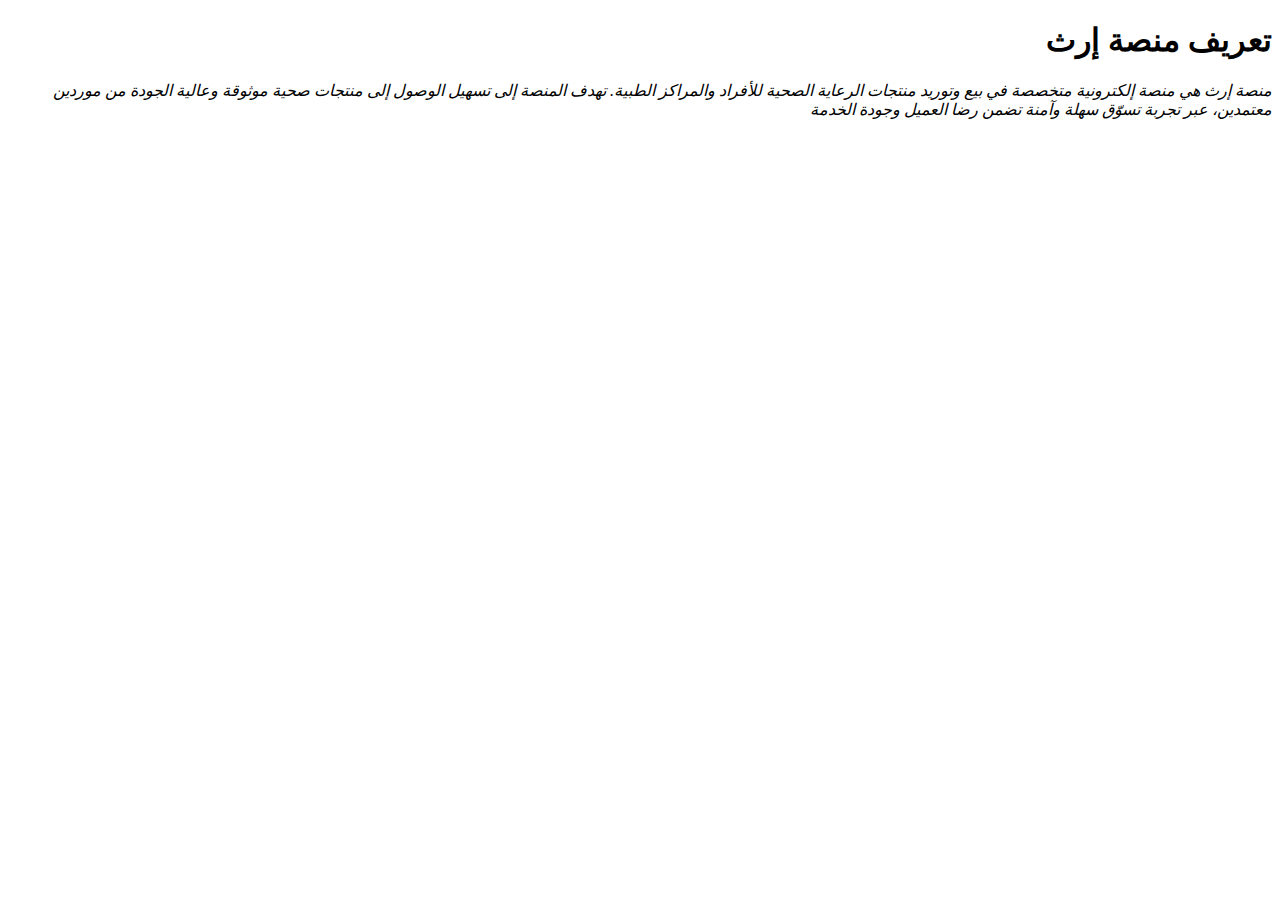
<file: index.html>
<!DOCTYPE html>
<html lang="en" dir="rtl">

<head>
    <meta charset="UTF-8">
    <meta name="viewport" content="width=device-width, initial-scale=1.0">
    <link rel="icon" href="pngegg.png">
    <title>منصة إرث</title>
</head>

<body>
    <h1>تعريف منصة إرث</h1>
    <p><i>منصة إرث هي منصة إلكترونية متخصصة في بيع وتوريد منتجات الرعاية الصحية للأفراد والمراكز الطبية. تهدف المنصة إلى تسهيل الوصول إلى منتجات صحية موثوقة وعالية الجودة من موردين معتمدين، عبر تجربة تسوّق سهلة وآمنة تضمن رضا العميل وجودة الخدمة</i></p>
    <br>



</body>

</html>
</file>
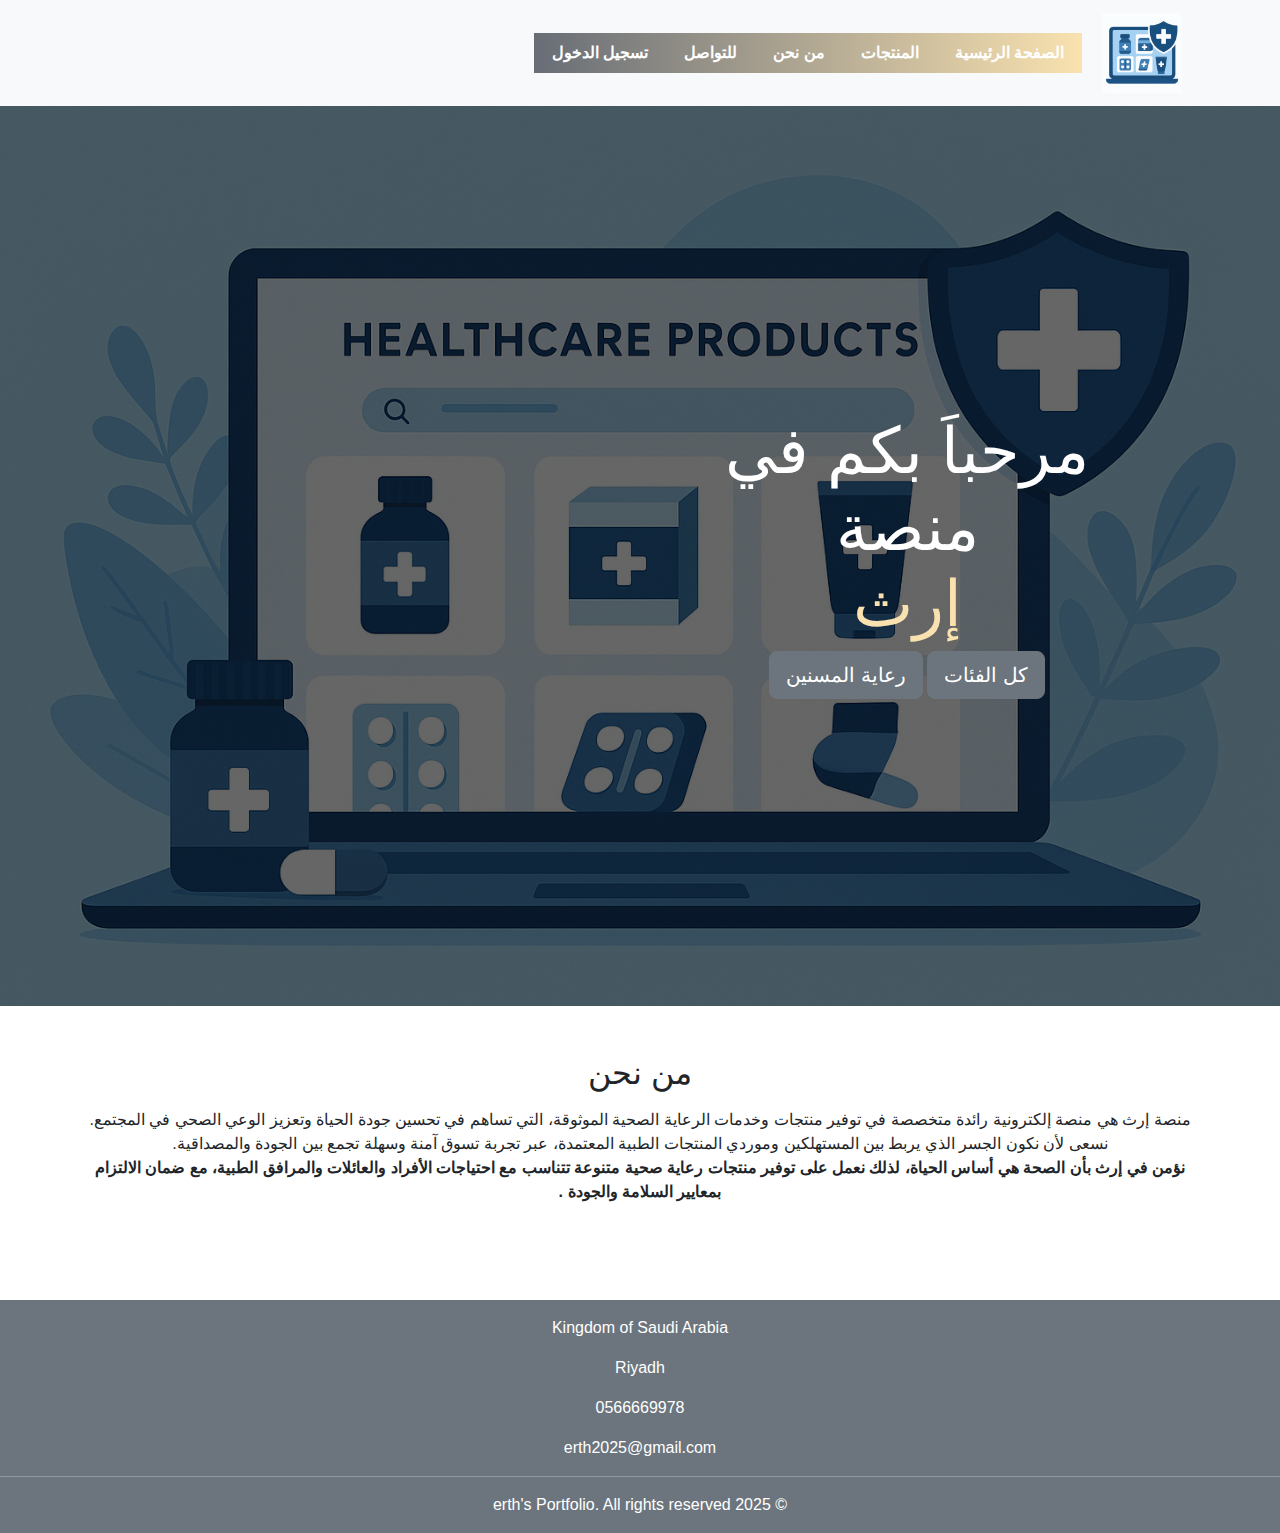
<file: erth.html>
<!DOCTYPE html>
<html lang="en" dir="rtl">

<head>
    <meta charset="UTF-8">
    <meta name="viewport" content="width=device-width, initial-scale=1.0">
    <link rel="stylesheet" href="./css/bootstrap.min.css">
    <link rel="stylesheet" href="style.css">
    <link rel="shortcut icon" href="./img/pngegg.png" type="">
    <title>منصة إرث</title>
</head>

<body>
    <section id="nav-bar">
        <nav class="navbar navbar-expand-lg bg-body-tertiary">
            <div class="container">
                <a class="navbar-brand" href="#"><img src="img/pngegg.png" alt="img"></a>
                <button class="navbar-toggler" type="button" data-bs-toggle="collapse" data-bs-target="#navbarNav"
                    aria-controls="navbarNav" aria-expanded="false" aria-label="Toggle navigation">
                    <span class="navbar-toggler-icon"></span>
                </button>
                <div class="collapse navbar-collapse" id="navbarNav">
                    <ul class="navbar-nav">
                        <li class="nav-item">
                            <a class="nav-link" href="#hero">الصفحة الرئيسية</a>
                        </li>
                        <li class="nav-item">
                            <a class="nav-link" href="#section">المنتجات</a>
                        </li>
                        <li class="nav-item">
                            <a class="nav-link" href="#about_us">من نحن</a>
                        </li>
                        <li class="nav-item">
                            <a class="nav-link" href="#contact">للتواصل</a>
                        </li>
                        <li class="nav-item">
                            <a class="nav-link" href="#">تسجيل الدخول</a>
                        </li>
                    </ul>
                </div>
            </div>
        </nav>

    </section>

    <!-----------------------------hero section------------------------------->


    <section id="hero"
        style="color: white; position: relative; background-image: url(img/img.png);background-size: cover ; background-position: center; height: 100vh;">

        <div
            style="position: absolute;top: 0;left: 0;right: 0;bottom: 0; background-color: rgb(0,0,0,0.6); z-index: 1;">
        </div>
        <div class="container p-5 text-center" style="position: relative; z-index: 2; height: 100%;">
            <div class="row h-100 align-items-center">
                <div class="col-md-6" id="section">
                    <h1 class="display-3" style="animation: fadeinleft 1s;">مرحباَ بكم في منصة <br> <span class="span">إرث</span>
                    </h1>
                    <button onclick="feachData()" type="button" class="btn btn-secondary btn-lg ">كل الفئات</button>
                    <button onclick="" type="button" class="btn btn-secondary btn-lg">رعاية المسنين</button>

                </div>

    </section>

    <!-------------------------------about section------------------------------------>


    <section id="about_us">
        <div class="container py-5">
            <h2 class="text-center mb-3">من نحن </h2>
            <p class="text-center mb-5">
            منصة إرث هي منصة إلكترونية رائدة متخصصة في توفير منتجات وخدمات الرعاية الصحية الموثوقة، التي تساهم في تحسين جودة الحياة وتعزيز الوعي الصحي في المجتمع. نسعى لأن نكون الجسر الذي يربط بين المستهلكين وموردي المنتجات الطبية المعتمدة، عبر تجربة تسوق آمنة وسهلة تجمع بين الجودة والمصداقية. <br> <b>نؤمن في إرث بأن الصحة هي أساس الحياة، لذلك نعمل على توفير منتجات رعاية صحية متنوعة تتناسب مع احتياجات الأفراد والعائلات والمرافق الطبية، مع ضمان الالتزام بمعايير السلامة والجودة
.</b>
            </p>
        </div>
    </section>



    <!---------------footer--------------->
    <section id="contact">
        <footer class="bg-secondary text-center text-white py-3">

            <p>Kingdom of Saudi Arabia</p>
            <p>Riyadh</p>
            <p>0566669978</p>
            <a href="mashfa@gmail.com" class="footer-email">erth2025@gmail.com</a>
            <hr>
            <p class="m-0">&copy; 2025 erth's Portfolio. All rights reserved</p>


        </footer>
    </section>

</body>
<script src="./js/bootstrap.min.js"></script>


</html>
</file>
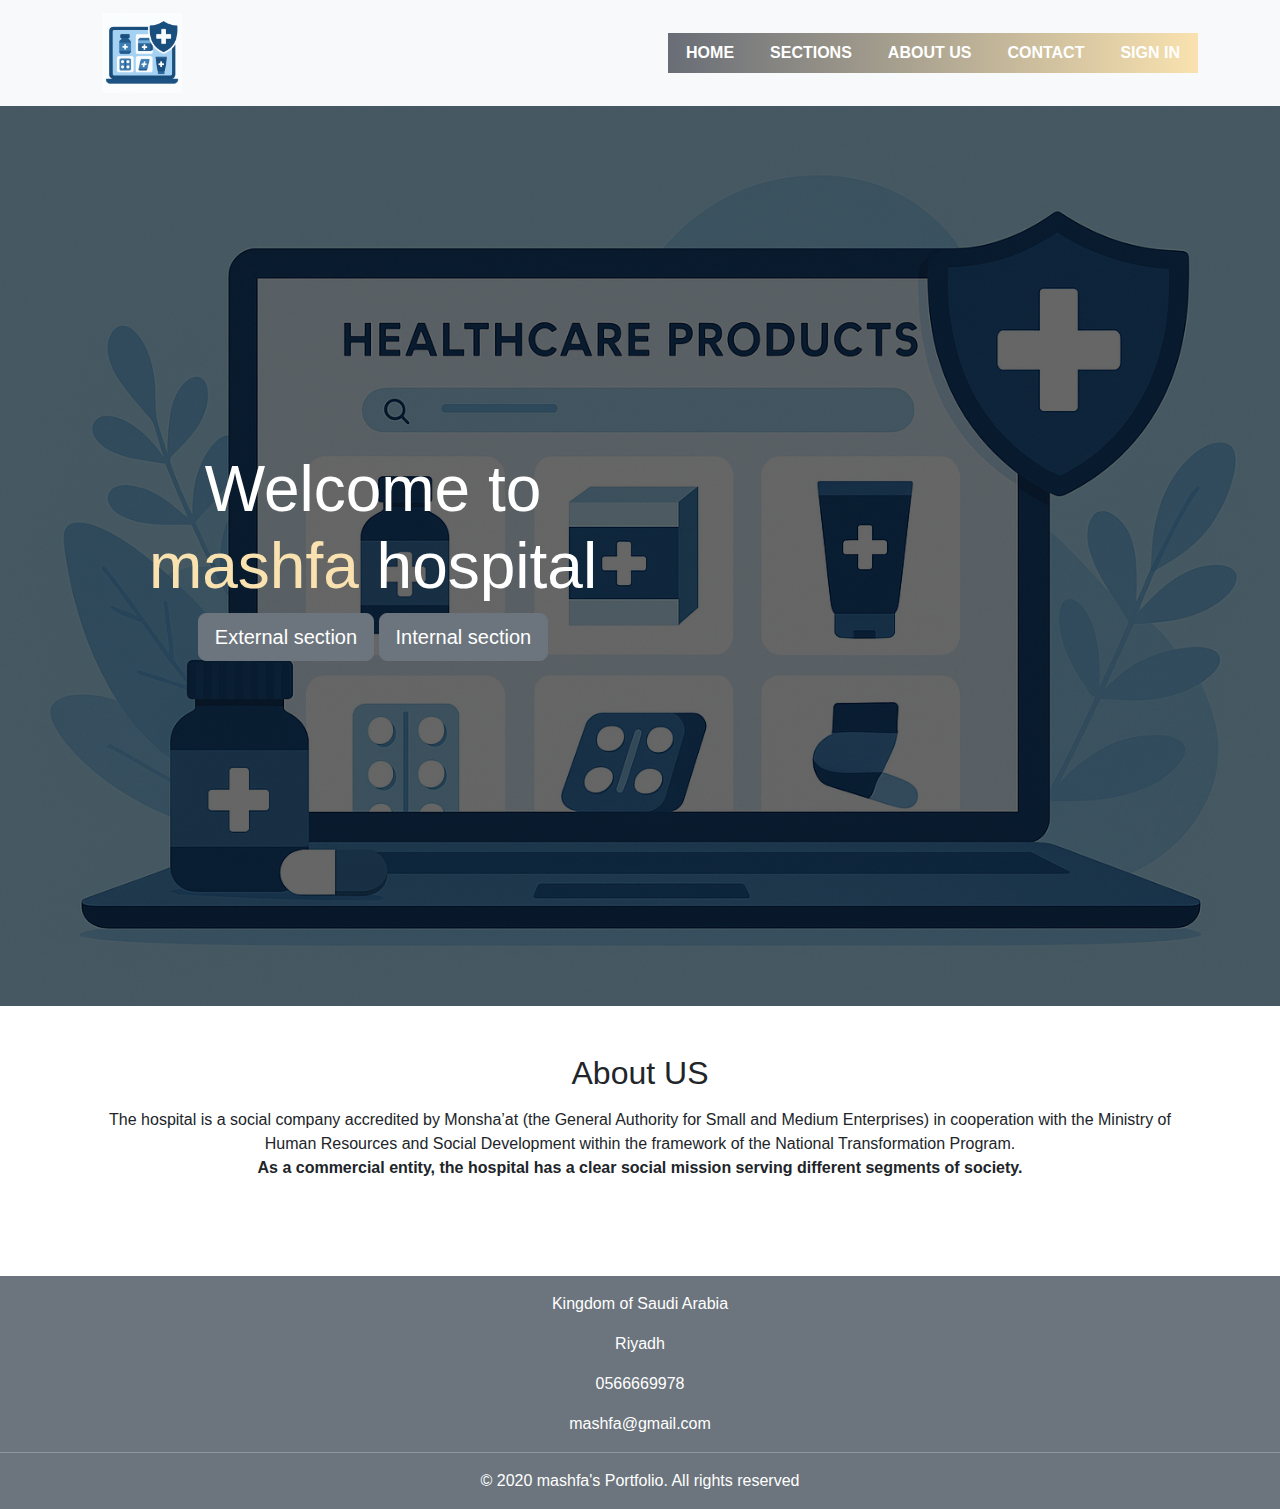
<file: mashfa.html>
<!DOCTYPE html>
<html lang="en">

<head>
    <meta charset="UTF-8">
    <meta name="viewport" content="width=device-width, initial-scale=1.0">
    <link rel="stylesheet" href="./css/bootstrap.min.css">
    <link rel="stylesheet" href="style.css">
    <link rel="shortcut icon" href="./img/pngegg.png" type="">
    <title>المشفى</title>
</head>

<body>
    <section id="nav-bar">
        <nav class="navbar navbar-expand-lg bg-body-tertiary">
            <div class="container">
                <a class="navbar-brand" href="#"><img src="img/pngegg.png" alt="img"></a>
                <button class="navbar-toggler" type="button" data-bs-toggle="collapse" data-bs-target="#navbarNav"
                    aria-controls="navbarNav" aria-expanded="false" aria-label="Toggle navigation">
                    <span class="navbar-toggler-icon"></span>
                </button>
                <div class="collapse navbar-collapse" id="navbarNav">
                    <ul class="navbar-nav">
                        <li class="nav-item">
                            <a class="nav-link" href="#hero">HOME</a>
                        </li>
                        <li class="nav-item">
                            <a class="nav-link" href="#section">SECTIONS</a>
                        </li>
                        <li class="nav-item">
                            <a class="nav-link" href="#about_us">ABOUT US</a>
                        </li>
                        <li class="nav-item">
                            <a class="nav-link" href="#contact">CONTACT</a>
                        </li>
                        <li class="nav-item">
                            <a class="nav-link" href="#">SIGN IN</a>
                        </li>
                    </ul>
                </div>
            </div>
        </nav>

    </section>

    <!-----------------------------hero section------------------------------->


    <section id="hero"
        style="color: white; position: relative; background-image: url(img/img.png);background-size: cover ; background-position: center; height: 100vh;">

        <div
            style="position: absolute;top: 0;left: 0;right: 0;bottom: 0; background-color: rgb(0,0,0,0.6); z-index: 1;">
        </div>
        <div class="container p-5 text-center" style="position: relative; z-index: 2; height: 100%;">
            <div class="row h-100 align-items-center">
                <div class="col-md-6" id="section">
                    <h1 class="display-3" style="animation: fadeinleft 1s;">Welcome to <span class="span">mashfa</span>
                        hospital</h1>
                    <button onclick="feachData()" type="button" class="btn btn-secondary btn-lg ">External
                        section</button>
                    <button onclick="" type="button" class="btn btn-secondary btn-lg">Internal section</button>
                    
                </div>

    </section>

    <!-------------------------------about section------------------------------------>


    <section id="about_us">
        <div class="container py-5">
            <h2 class="text-center mb-3">About US</h2>
            <p class="text-center mb-5">
                The hospital is a social company accredited by Monsha’at (the General Authority for Small and Medium Enterprises) in cooperation with the Ministry of Human Resources and Social Development within the framework of the National Transformation Program. <br> <b>As a commercial entity, the hospital has a clear social mission serving different segments of society.</b>
            </p>
        </div>
    </section>



    <!---------------footer--------------->
    <section id="contact">
        <footer class="bg-secondary text-center text-white py-3">

            <p>Kingdom of Saudi Arabia</p>
            <p>Riyadh</p>
            <p>0566669978</p>
            <a href="mashfa@gmail.com" class="footer-email">mashfa@gmail.com</a>
            <hr>
            <p class="m-0">&copy; 2020 mashfa's Portfolio. All rights reserved</p>


        </footer>
    </section>

  






<script>

    class Hospital {
         
        }

</script>
</body>
<script src="./js/bootstrap.min.js"></script>


</html>
</file>
<file: style.css>
*
{
    margin: 0;
    padding: 0;
}

body
{
    font-family: sans-serif;

}
#nav-bar{
    position: sticky;
    top: 0;
    z-index: 10;

}
.navbar-nav{
    margin-left: auto;
    background-image: linear-gradient(to right, #686D76,#F9E2AF);
    padding: 0 !important;
}
.navbar-brand img{
    height: 80px;
    padding-left: 20px;

}
.navbar-nav li{
    padding: 0 10px;
}
.navbar-nav li a{
    color: #fff !important;
    font-weight: 600;
    float: right;
    text-align: left;
}
.span{
    color: #F9E2AF;
}
.footer-email{
    text-decoration: none;
    color: #fff;
}
</file>
